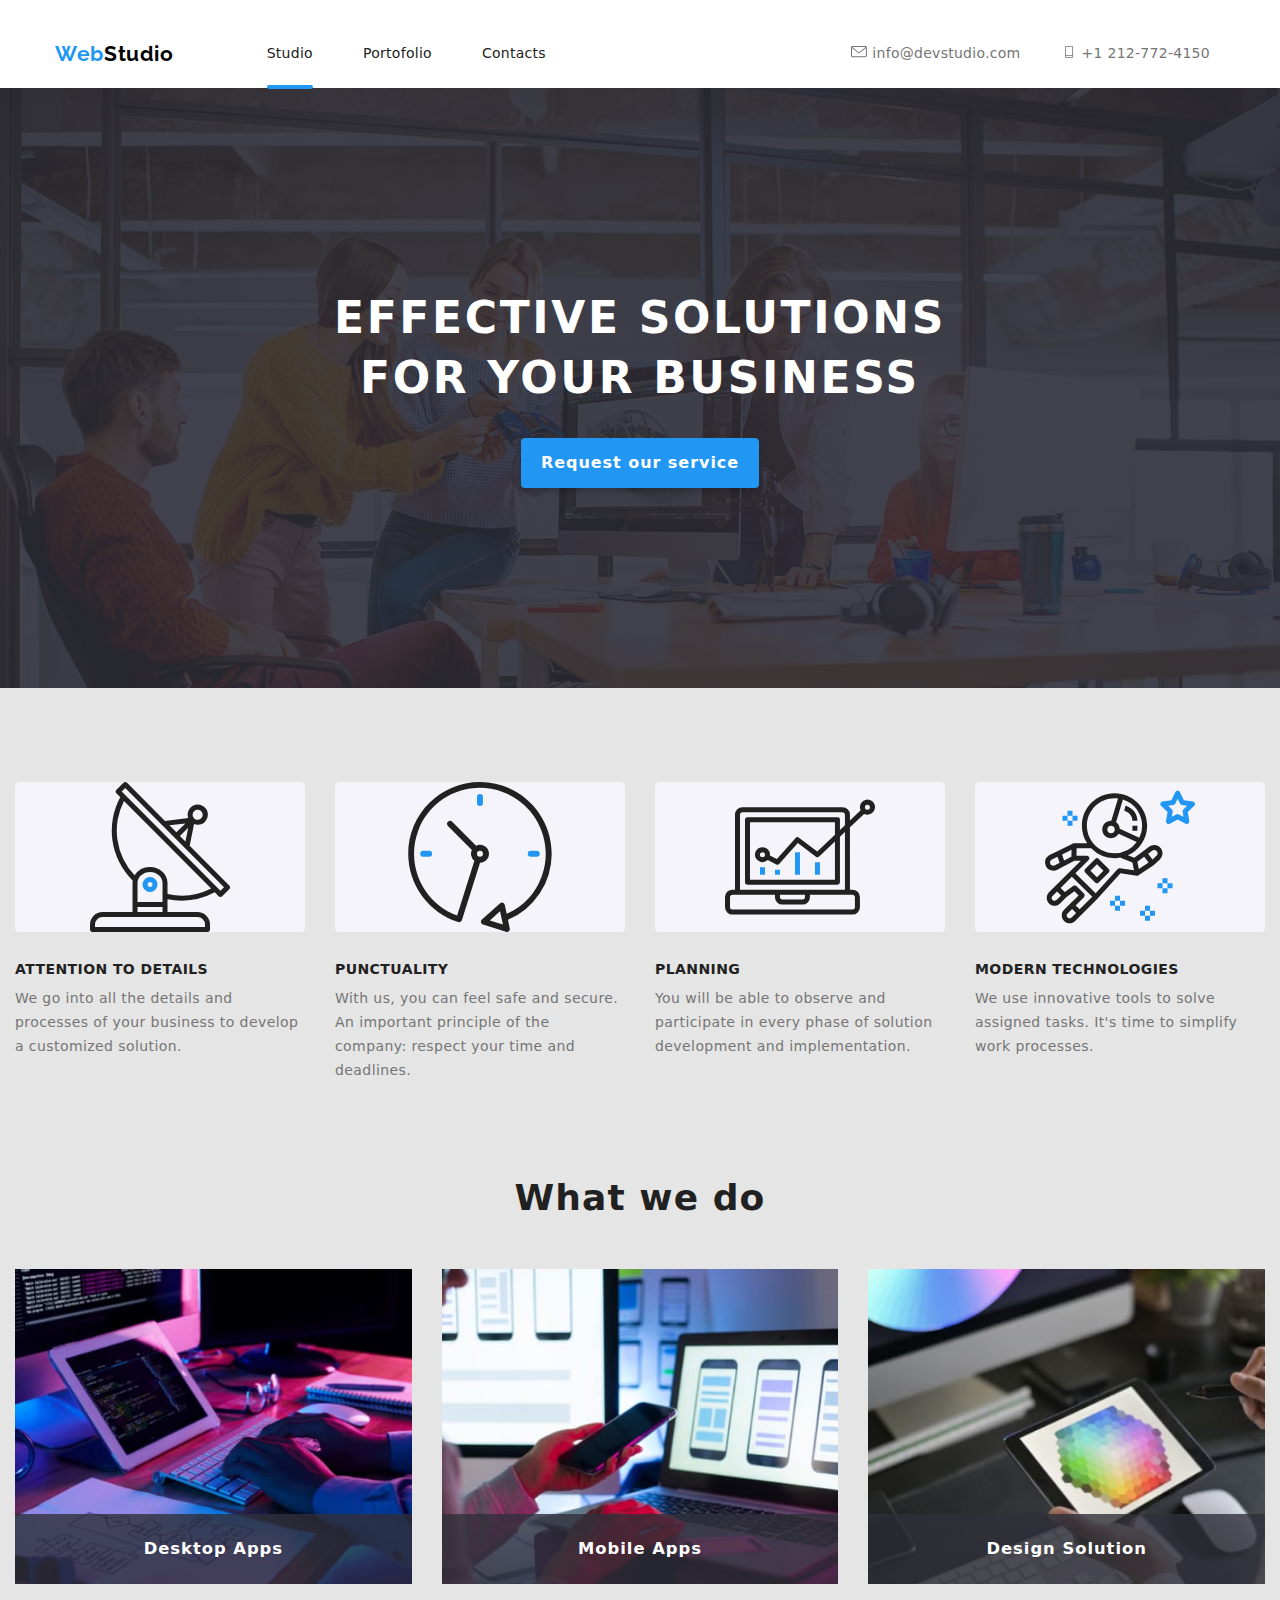
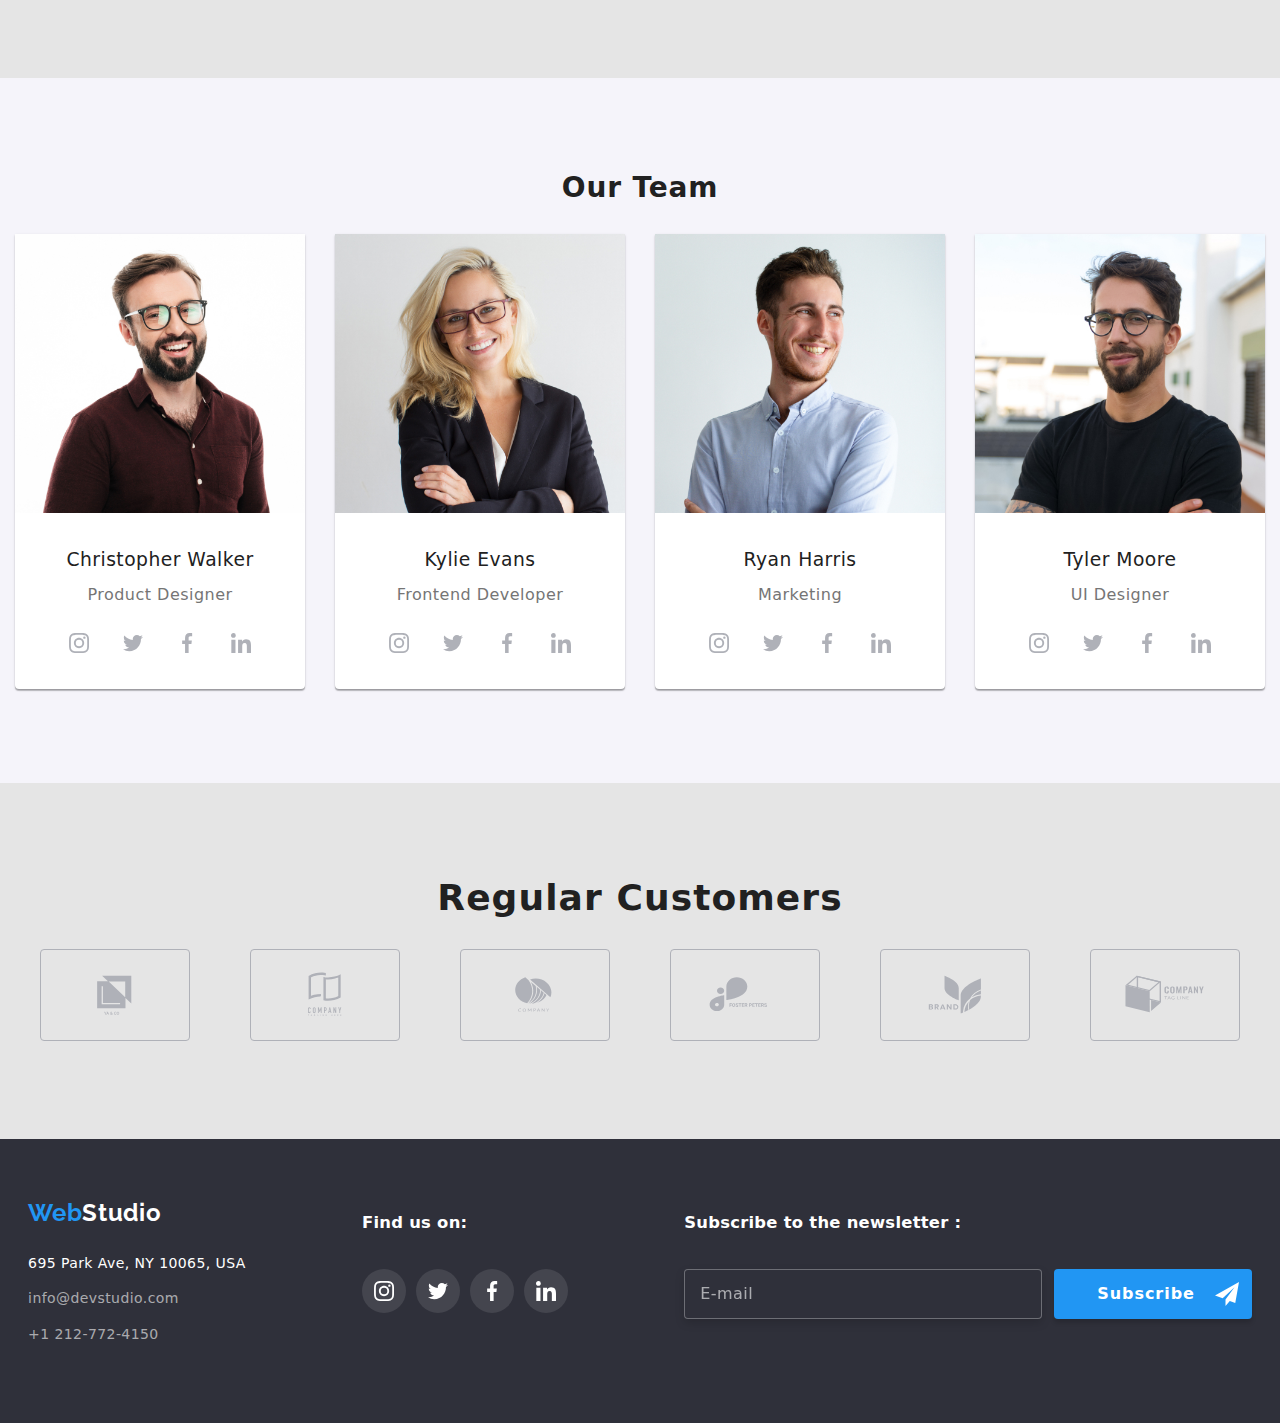
<file: index.html>
<!DOCTYPE html>
<html lang="en">
  <head>
    <meta charset="UTF-8" />
    <meta http-equiv="X-UA-Compatible" content="IE=edge" />
    <meta name="viewport" content="width=device-width, initial-scale=1.0" />
    <title>WebStudio</title>
    <link rel="stylesheet" href="css/main.min.css" />
    <link
      rel="stylesheet"
      href="https://cdnjs.cloudflare.com/ajax/libs/modern-normalize/1.1.0/modern-normalize.min.css"
    />
    <link rel="preconnect" href="https://fonts.googleapis.com" />
    <link rel="preconnect" href="https://fonts.gstatic.com" crossorigin />
    <link
      href="https://fonts.googleapis.com/css2?family=Raleway:wght@700&family=Roboto:wght@400;500;700;900&display=swap"
      rel="stylesheet"
    />
  </head>

  <body>
    <!--HEADER Section-->
    <header class="header">
      <div class="header_container">
        <a class="header__logo container--link" href="index.html">
          <h2>Web<span>Studio</span></h2>
        </a>
        <button
          class="menu-toggle js-open-menu"
          aria-expanded="false"
          aria-controls="mobile-menu"
        >
          <svg
            width="24"
            height="24"
            fill="currentColor"
            viewBox="0 0 20 20"
            xmlns="http://www.w3.org/2000/svg"
          >
            <path
              fill-rule="evenodd"
              d="M3 5a1 1 0 011-1h12a1 1 0 110 2H4a1 1 0 01-1-1zM3 10a1 1 0 011-1h12a1 1 0 110 2H4a1 1 0 01-1-1zM3 15a1 1 0 011-1h12a1 1 0 110 2H4a1 1 0 01-1-1z"
              clip-rule="evenodd"
            ></path>
          </svg>
        </button>
        <nav>
          <ul class="menu container--unstyled-list">
            <li class="menu__item">
              <a
                class="menu__item__link container--link menu__item__link--selected"
                href="index.html"
                >Studio</a
              >
            </li>
            <li class="menu__item">
              <a class="menu__item__link container--link" href="portofolio.html"
                >Portofolio</a
              >
            </li>
            <li class="menu__item">
              <a class="menu__item__link container--link" href="#footer"
                >Contacts</a
              >
            </li>
          </ul>
        </nav>
        <ul class="header__contact container--unstyled-list">
          <li class="header__contact__item">
            <a
              class="header__contact__item__link container--link"
              href="mailto:info@devstudio.com"
            >
              <svg class="icon-mail">
                <use href="./images/icons.svg#icon_envelope"></use>
              </svg>
              info@devstudio.com
            </a>
          </li>
          <li class="header__contact__item">
            <a
              class="header__contact__item__link container--link"
              href="tel:+12127724150"
            >
              <svg class="icon-phone">
                <use href="./images/icons.svg#icon_smartphone"></use>
              </svg>
              +1 212-772-4150
            </a>
          </li>
        </ul>
      </div>
    </header>
    <!--MAIN-section-->
    <main>
      <section class="main-section">
        <!--Modal section-->
        <div class="modal modal__is-hidden" data-modal>
          <div class="modal__inner">
            <button class="modal__close" data-modal-close>
              <svg class="modal__close__icon">
                <use href="./images/icons.svg#icon_close"></use>
              </svg>
            </button>
            <form class="modal__form-service" autocomplete="off">
              <p class="modal__form-service__title">
                Leave your information and we'll call your back
              </p>
              <label for="user_name"
                >Name
                <input
                  type="text"
                  id="user_name"
                  name="name"
                  class="modal__form-service__input"
                />
                <svg class="modal__form-service__form-icon">
                  <use href="./images/icons.svg#icon_person_form"></use>
                </svg>
              </label>
              <label for="user_phone"
                >Telephone
                <input
                  type="tel"
                  id="user_phone"
                  name="phone"
                  class="modal__form-service__input"
                />
                <svg class="modal__form-service__form-icon">
                  <use href="./images/icons.svg#icon_phone_form"></use>
                </svg>
              </label>
              <label for="user_email"
                >E-mail
                <input
                  type="email"
                  id="user_email"
                  name="email"
                  class="modal__form-service__input"
                />
                <svg class="modal__form-service__form-icon">
                  <use href="./images/icons.svg#icon_email_form"></use>
                </svg>
              </label>
              <label for="message"
                >Comments
                <textarea
                  name="message"
                  id="message"
                  class="modal__form-service__message"
                  rows="6"
                  placeholder="Enter the text"
                ></textarea>
              </label>
              <label class="modal__form-service__checkbox-terms">
                <input type="checkbox" name="terms" />
                <span class="modal__form-service__checkbox-replace">
                  <svg
                    id="check_square"
                    class="modal__form-service__checkbox-replace__svg"
                  >
                    <use href="./images/icons.svg#square"></use>
                  </svg>
                  <svg
                    id="check_img"
                    class="modal__form-service__checkbox-replace__svg"
                  >
                    <use href="./images/icons.svg#icon_checked"></use>
                  </svg>
                </span>
                I agree with the letter and accept the&nbsp;<a href="#"
                  >Terms and Conditions</a
                >
              </label>
              <button class="modal__form-service__btn" type="submit">
                Send
              </button>
            </form>
          </div>
        </div>
        <div class="hero-container">
          <h1 class="hero-container__title">
            EFFECTIVE SOLUTIONS FOR YOUR BUSINESS
          </h1>
          <button class="hero-container__button" type="button" data-modal-open>
            Request our service
          </button>
        </div>
      </section>
      <section class="description">
        <div class="container">
          <ul class="description__list container--unstyled-list">
            <li class="description__list__item">
              <svg class="description__list__item__img">
                <use href="./images/icons.svg#icon_antenna"></use>
              </svg>
              <h4 class="description__subtitle">ATTENTION TO DETAILS</h4>
              <p class="description__text">
                We go into all the details and processes of your business to
                develop a customized solution.
              </p>
            </li>
            <li class="description__list__item">
              <svg class="description__list__item__img">
                <use href="./images/icons.svg#icon_clock"></use>
              </svg>
              <h4 class="description__subtitle">PUNCTUALITY</h4>
              <p class="description__text">
                With us, you can feel safe and secure. An important principle of
                the company: respect your time and deadlines.
              </p>
            </li>
            <li class="description__list__item">
              <svg class="description__list__item__img">
                <use href="./images/icons.svg#icon_diagram"></use>
              </svg>
              <h4 class="description__subtitle">PLANNING</h4>
              <p class="description__text">
                You will be able to observe and participate in every phase of
                solution development and implementation.
              </p>
            </li>
            <li class="description__list__item">
              <svg class="description__list__item__img">
                <use href="./images/icons.svg#icon_astronaut"></use>
              </svg>
              <h4 class="description__subtitle">MODERN TECHNOLOGIES</h4>
              <p class="description__text">
                We use innovative tools to solve assigned tasks. It's time to
                simplify work processes.
              </p>
            </li>
          </ul>
          <h2 class="container__title">What we do</h2>
          <ul class="whatWeDo__list container--unstyled-list">
            <li class="whatWeDo__list__img">
              <img
                srcset="
                  images/whatwedo/image.jpg    480w,
                  images/whatwedo/image@2x.jpg 960w
                "
                src="images/whatwedo/image.jpg"
                sizes="480px"
                alt="Modern Technologies"
              />
              <h3 class="whatWeDo__list__title">Desktop Apps</h3>
            </li>
            <li class="whatWeDo__list__img">
              <img
                srcset="
                  images/whatwedo/image2.jpg    480w,
                  images/whatwedo/image2@2x.jpg 960w
                "
                src="images/whatwedo/image2.jpg"
                sizes="480px"
                alt="Smartphone design"
              />
              <h3 class="whatWeDo__list__title">Mobile Apps</h3>
            </li>
            <li class="whatWeDo__list__img">
              <img
                srcset="
                  images/whatwedo/image3.jpg    480w,
                  images/whatwedo/image3@2x.jpg 960w
                "
                src="images/whatwedo/image3.jpg"
                sizes="480px"
                alt="Color Picker"
              />
              <h3 class="whatWeDo__list__title">Design Solution</h3>
            </li>
          </ul>
        </div>
      </section>
      <!--TEAM Section-->
      <section class="team">
        <div class="container">
          <h2 class="container__title team__title">Our Team</h2>
          <ul class="team__list container--unstyled-list">
            <li class="team__list__item">
              <img
                class="team__list__item__img"
                srcset="
                  images/team/member1.jpg    480w,
                  images/team/member1@2x.jpg 960w
                "
                src="images/team/member1.jpg"
                sizes="480px"
                alt="id photo Christopher Walker"
              />
              <div class="team__list__item__description">
                <h3 class="team__list__item__description__name">
                  Christopher Walker
                </h3>
                <p class="team__list__item__description__job">
                  Product Designer
                </p>
                <ul
                  class="team__social-list social-list container--unstyled-list"
                >
                  <li>
                    <a href="#" target="_blank" class="team__social-list__link">
                      <svg class="team__social-list__link__icon">
                        <use href="./images/icons.svg#icon_instagram"></use>
                      </svg>
                    </a>
                  </li>
                  <li>
                    <a href="#" target="_blank" class="team__social-list__link">
                      <svg class="team__social-list__link__icon">
                        <use href="./images/icons.svg#icon_twitter"></use>
                      </svg>
                    </a>
                  </li>
                  <li>
                    <a href="#" target="_blank" class="team__social-list__link">
                      <svg class="team__social-list__link__icon">
                        <use href="./images/icons.svg#icon_facebook"></use>
                      </svg>
                    </a>
                  </li>
                  <li>
                    <a href="#" target="_blank" class="team__social-list__link">
                      <svg class="team__social-list__link__icon">
                        <use href="./images/icons.svg#icon_linkedin"></use>
                      </svg>
                    </a>
                  </li>
                </ul>
              </div>
            </li>
            <li class="team__list__item">
              <img
                class="team__list__item__img"
                srcset="
                  images/team/member2.jpg    480w,
                  images/team/member2@2x.jpg 960w
                "
                src="images/team/member2.jpg"
                sizes="480px"
                alt="id photo Kylie Evans"
              />
              <div class="team__list__item__description">
                <h3 class="team__list__item__description__name">Kylie Evans</h3>
                <p class="team__list__item__description__job">
                  Frontend Developer
                </p>
                <ul
                  class="social-list team__social-list container--unstyled-list"
                >
                  <li>
                    <a href="#" target="_blank" class="team__social-list__link">
                      <svg class="team__social-list__link__icon">
                        <use href="./images/icons.svg#icon_instagram"></use>
                      </svg>
                    </a>
                  </li>
                  <li>
                    <a href="#" target="_blank" class="team__social-list__link">
                      <svg class="team__social-list__link__icon">
                        <use href="./images/icons.svg#icon_twitter"></use>
                      </svg>
                    </a>
                  </li>
                  <li>
                    <a href="#" target="_blank" class="team__social-list__link">
                      <svg class="team__social-list__link__icon">
                        <use href="./images/icons.svg#icon_facebook"></use>
                      </svg>
                    </a>
                  </li>
                  <li>
                    <a href="#" target="_blank" class="team__social-list__link">
                      <svg class="team__social-list__link__icon">
                        <use href="./images/icons.svg#icon_linkedin"></use>
                      </svg>
                    </a>
                  </li>
                </ul>
              </div>
            </li>
            <li class="team__list__item">
              <img
                class="team__list__item__img"
                srcset="
                  images/team/member3.jpg    480w,
                  images/team/member3@2x.jpg 960w
                "
                src="images/team/member3.jpg"
                sizes="480px"
                alt="id photo Ryan Harris"
              />
              <div class="team__list__item__description">
                <h3 class="team__list__item__description__name">Ryan Harris</h3>
                <p class="team__list__item__description__job">Marketing</p>
                <ul
                  class="social-list team__social-list container--unstyled-list"
                >
                  <li class="social-list__item">
                    <a href="#" target="_blank" class="team__social-list__link">
                      <svg class="team__social-list__link__icon">
                        <use href="./images/icons.svg#icon_instagram"></use>
                      </svg>
                    </a>
                  </li>
                  <li>
                    <a href="#" target="_blank" class="team__social-list__link">
                      <svg class="team__social-list__link__icon">
                        <use href="./images/icons.svg#icon_twitter"></use>
                      </svg>
                    </a>
                  </li>
                  <li>
                    <a href="#" target="_blank" class="team__social-list__link">
                      <svg class="team__social-list__link__icon">
                        <use href="./images/icons.svg#icon_facebook"></use>
                      </svg>
                    </a>
                  </li>
                  <li>
                    <a href="#" target="_blank" class="team__social-list__link">
                      <svg class="team__social-list__link__icon">
                        <use href="./images/icons.svg#icon_linkedin"></use>
                      </svg>
                    </a>
                  </li>
                </ul>
              </div>
            </li>
            <li class="team__list__item">
              <img
                class="team__list__item__img"
                srcset="
                  images/team/member4.jpg    480w,
                  images/team/member4@2x.jpg 960w
                "
                src="images/team/member4.jpg"
                sizes="480px"
                alt="id photo Tyler Moore"
              />
              <div class="team__list__item__description">
                <h3 class="team__list__item__description__name">Tyler Moore</h3>
                <p class="team__list__item__description__job">UI Designer</p>
                <ul
                  class="social-list team__social-list container--unstyled-list"
                >
                  <li>
                    <a href="#" target="_blank" class="team__social-list__link">
                      <svg class="team__social-list__link__icon">
                        <use href="./images/icons.svg#icon_instagram"></use>
                      </svg>
                    </a>
                  </li>
                  <li>
                    <a href="#" target="_blank" class="team__social-list__link">
                      <svg class="team__social-list__link__icon">
                        <use href="./images/icons.svg#icon_twitter"></use>
                      </svg>
                    </a>
                  </li>
                  <li>
                    <a href="#" target="_blank" class="team__social-list__link">
                      <svg class="team__social-list__link__icon">
                        <use href="./images/icons.svg#icon_facebook"></use>
                      </svg>
                    </a>
                  </li>
                  <li>
                    <a href="#" target="_blank" class="team__social-list__link">
                      <svg class="team__social-list__link__icon">
                        <use href="./images/icons.svg#icon_linkedin"></use>
                      </svg>
                    </a>
                  </li>
                </ul>
              </div>
            </li>
          </ul>
        </div>
      </section>
      <!--CUSTOMERS section-->
      <section class="customer">
        <h2 class="container__title customer__title">Regular Customers</h2>
        <ul class="customer__list container--unstyled-list">
          <li class="customer__list__item">
            <svg class="customer__list__item__img">
              <use href="./images/icons.svg#icon_company1"></use>
            </svg>
          </li>
          <li class="customer__list__item">
            <svg class="customer__list__item__img">
              <use href="./images/icons.svg#icon_company2"></use>
            </svg>
          </li>
          <li class="customer__list__item">
            <svg class="customer__list__item__img">
              <use href="./images/icons.svg#icon_company3"></use>
            </svg>
          </li>
          <li class="customer__list__item">
            <svg class="customer__list__item__img">
              <use href="./images/icons.svg#icon_company4"></use>
            </svg>
          </li>
          <li class="customer__list__item">
            <svg class="customer__list__item__img">
              <use href="./images/icons.svg#icon_company5"></use>
            </svg>
          </li>
          <li class="customer__list__item">
            <svg class="customer__list__item__img">
              <use href="./images/icons.svg#icon_company6"></use>
            </svg>
          </li>
        </ul>
      </section>
    </main>
    <!--FOOTER Section-->
    <footer class="footer-section--dark" id="footer">
      <div class="container">
        <ul class="footer-section__description container--unstyled-list">
          <li class="footer-section__description__item">
            <a
              class="footer-section__description__logo container--link"
              href="index.html"
            >
              <h2>Web<span>Studio</span></h2>
            </a>
            <address>
              <ul
                class="footer-section__description__address container--unstyled-list"
              >
                <li class="footer-section__description__address__item">
                  <a
                    class="footer-section__description__address__item__link container--link"
                    href="https://goo.gl/maps/LJvVeoaxAgHyDT5w8"
                    target="_blank"
                    >695 Park Ave, NY 10065, USA</a
                  >
                </li>
                <li class="footer-section__description__address__item">
                  <a
                    class="footer-section__description__address__item__link container--link"
                    href="mailto:info@devstudio.com"
                    >info@devstudio.com</a
                  >
                </li>
                <li class="footer-section__description__address__item">
                  <a
                    class="footer-section__description__address__item__link container--link"
                    href="tel:+12127724150"
                    >+1 212-772-4150</a
                  >
                </li>
              </ul>
            </address>
          </li>
          <li class="footer-section__description__item">
            <h3 class="footer-section__title">Find us on:</h3>
            <br />
            <ul
              class="social-list social-list--footer container--unstyled-list"
            >
              <li>
                <a
                  href="#"
                  target="_blank"
                  class="team__social-list__link team__social-list__link--footer"
                >
                  <svg
                    class="team__social-list__link__icon team__social-list__link__icon--footer"
                  >
                    <use href="./images/icons.svg#icon_instagram"></use>
                  </svg>
                </a>
              </li>
              <li>
                <a
                  href="#"
                  target="_blank"
                  class="team__social-list__link team__social-list__link--footer"
                >
                  <svg
                    class="team__social-list__link__icon team__social-list__link__icon--footer"
                  >
                    <use href="./images/icons.svg#icon_twitter"></use>
                  </svg>
                </a>
              </li>
              <li>
                <a
                  href="#"
                  target="_blank"
                  class="team__social-list__link team__social-list__link--footer"
                >
                  <svg
                    class="team__social-list__link__icon team__social-list__link__icon--footer"
                  >
                    <use href="./images/icons.svg#icon_facebook"></use>
                  </svg>
                </a>
              </li>
              <li>
                <a
                  href="#"
                  target="_blank"
                  class="team__social-list__link team__social-list__link--footer"
                >
                  <svg
                    class="team__social-list__link__icon team__social-list__link__icon--footer"
                  >
                    <use href="./images/icons.svg#icon_linkedin"></use>
                  </svg>
                </a>
              </li>
            </ul>
          </li>
          <li class="footer-section__description__item">
            <h3 class="footer-section__title">Subscribe to the newsletter :</h3>
            <br />
            <form class="footer-section__newsletter__form" autocomplete="off">
              <input type="email" name="email" placeholder="E-mail" />
              <button type="submit">
                Subscribe
                <svg class="footer-section__newsletter__icon">
                  <use href="./images/icons.svg#icon_send"></use>
                </svg>
              </button>
            </form>
          </li>
        </ul>
      </div>
    </footer>

    <div class="menu-container js-menu-container" id="mobile-menu">
      <button class="menu-toggle js-close-menu">
        <svg
          fill="black"
          viewBox="0 0 20 20"
          xmlns="http://www.w3.org/2000/svg"
          width="24"
          height="24"
        >
          <path
            fill-rule="evenodd"
            d="M4.293 4.293a1 1 0 011.414 0L10 8.586l4.293-4.293a1 1 0 111.414 1.414L11.414 10l4.293 4.293a1 1 0 01-1.414 1.414L10 11.414l-4.293 4.293a1 1 0 01-1.414-1.414L8.586 10 4.293 5.707a1 1 0 010-1.414z"
            clip-rule="evenodd"
          ></path>
        </svg>
      </button>
      <div class="mobile-menu">
        <ul class="menu__list container--unstyled-list">
          <li class="menu__item">
            <a
              class="menu__item__link container--link menu__item__link"
              href="index.html"
              >Studio</a
            >
          </li>
          <li class="menu__item">
            <a class="menu__item__link container--link" href="portofolio.html"
              >Portofolio</a
            >
          </li>
          <li class="menu__item">
            <a class="menu__item__link container--link" href="contacts.html"
              >Contacts</a
            >
          </li>
        </ul>
        <ul class="contact_margin container--unstyled-list">
          <li class="header__contact__item">
            <a
              class="header__contact__item__link container--link"
              href="mailto:info@devstudio.com"
            >
              info@devstudio.com
            </a>
          </li>
          <li class="header__contact__item">
            <a
              class="header__contact__item__link container--link"
              href="tel:+12127724150"
            >
              +1 212-772-4150
            </a>
          </li>
          <li>
            <ul class="horizontal_list container--unstyled-list">
              <li class="menu__item__social">
                <a class="menu__item__social__link container--link" href="#"
                  >Instagram</a
                >
              </li>
              <li class="menu__item__social">
                <a class="menu__item__social__link container--link" href="#"
                  >Twitter</a
                >
              </li>
              <li class="menu__item__social">
                <a class="menu__item__social__link container--link" href="#"
                  >Facebook</a
                >
              </li>
              <li class="menu__item__social">
                <a class="menu__item__social__link container--link" href="#"
                  >LinkedIn</a
                >
              </li>
            </ul>
          </li>
        </ul>
      </div>
    </div>
    <script src="./js/mobile-menu.js"></script>
    <script src="./js/modal.js"></script>
  </body>
</html>
</file>
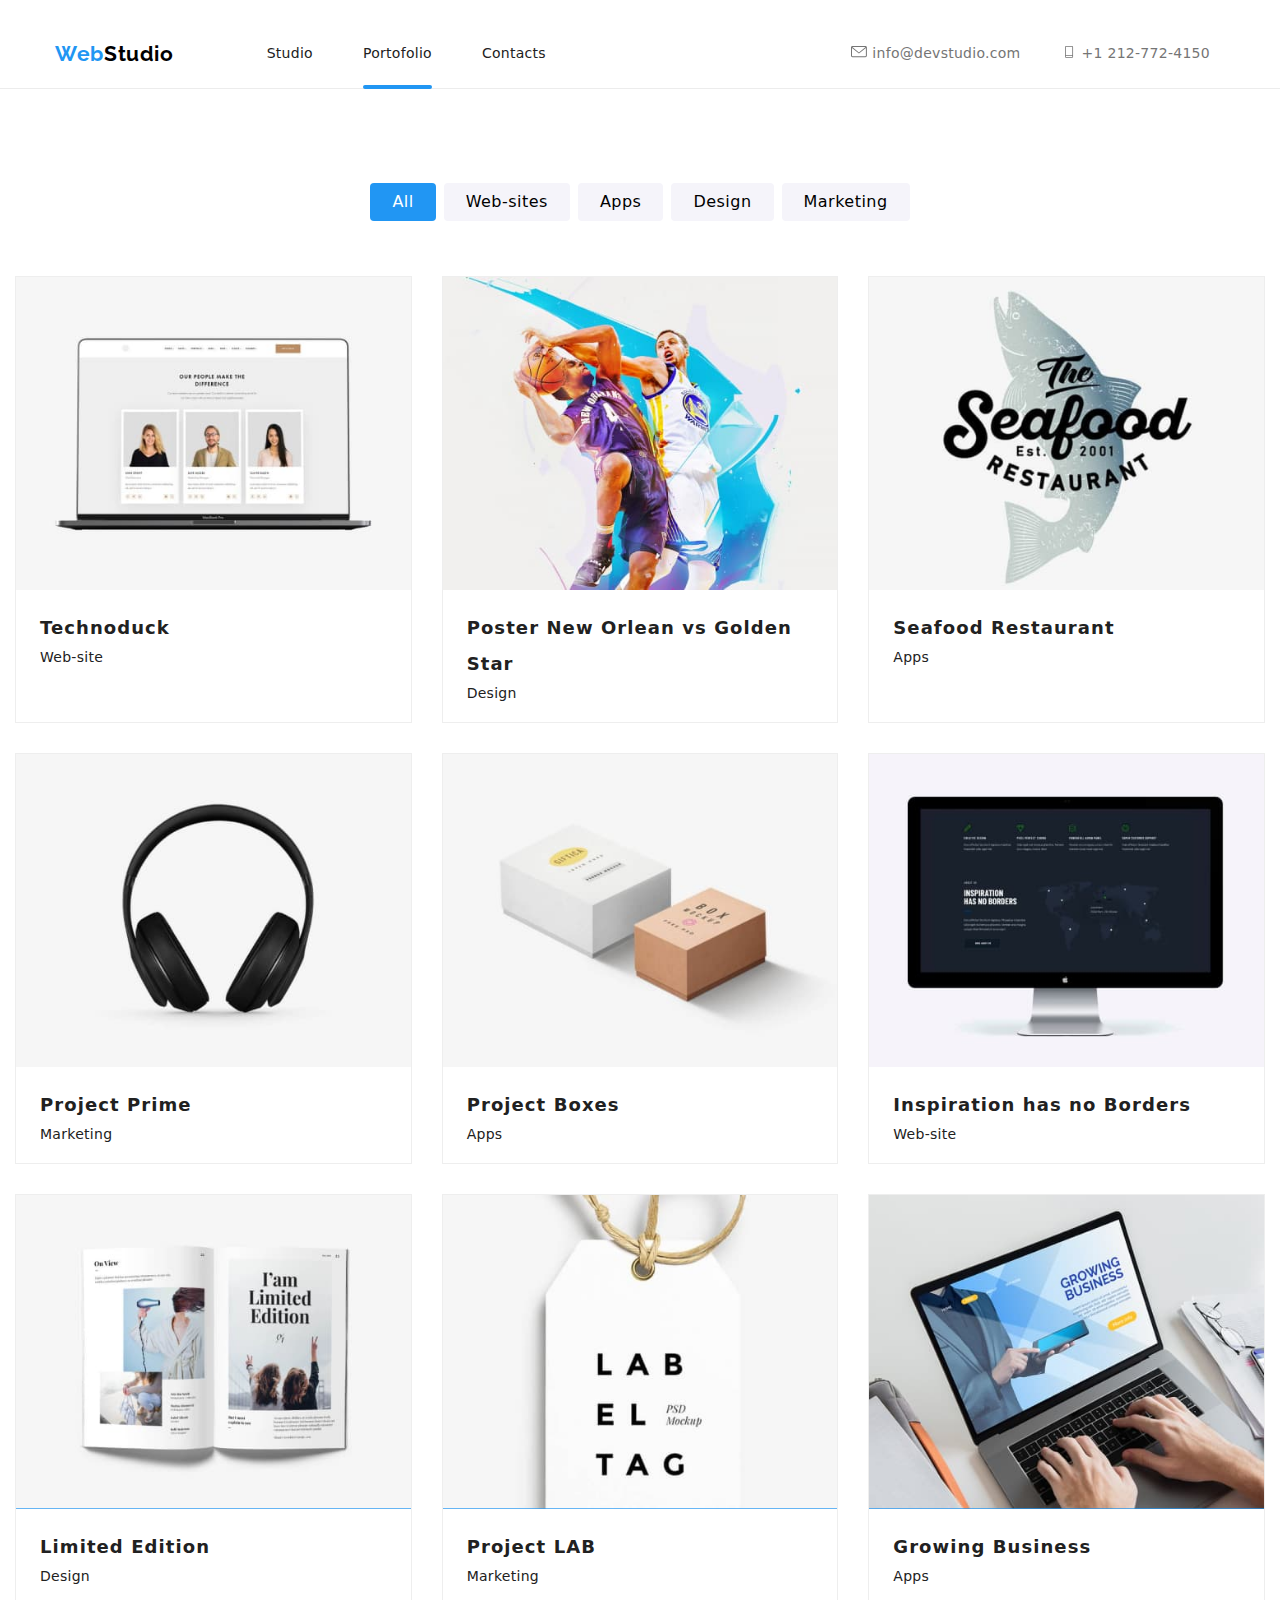
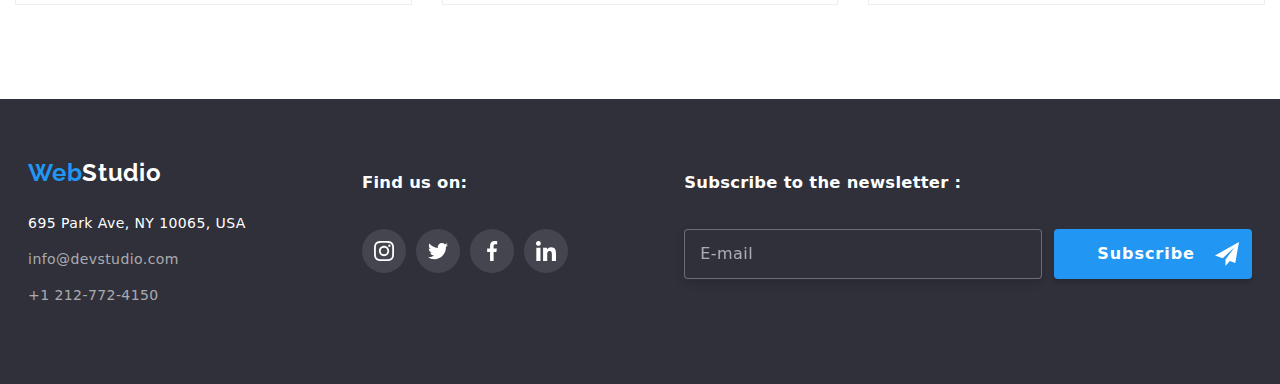
<file: portofolio.html>
<!DOCTYPE html>
<html lang="en">
  <head>
    <meta charset="UTF-8" />
    <meta http-equiv="X-UA-Compatible" content="IE=edge" />
    <meta name="viewport" content="width=device-width, initial-scale=1.0" />
    <title>WebStudio</title>
    <link rel="stylesheet" href="css/main.min.css" />
    <link rel="stylesheet" href="https://cdnjs.cloudflare.com/ajax/libs/modern-normalize/1.0.0/modern-normalize.min.css"/>
    <link rel="preconnect" href="https://fonts.googleapis.com" />
    <link rel="preconnect" href="https://fonts.gstatic.com" crossorigin />
    <link href="https://fonts.googleapis.com/css2?family=Raleway:wght@700&family=Roboto:wght@400;500;700;900&display=swap" rel="stylesheet"/>
  </head>
  <body>
    <!--HEADER Section-->
    <header class="header">
      <div class="header_container">
        <a class="header__logo container--link" href="index.html">
          <h2>Web<span>Studio</span></h2>
        </a>
        <button class="menu-toggle js-open-menu" aria-expanded="false" aria-controls="mobile-menu">
          <svg width="24" height="24" fill="currentColor" viewBox="0 0 20 20" xmlns="http://www.w3.org/2000/svg">
            <path fill-rule="evenodd" d="M3 5a1 1 0 011-1h12a1 1 0 110 2H4a1 1 0 01-1-1zM3 10a1 1 0 011-1h12a1 1 0 110 2H4a1 1 0 01-1-1zM3 15a1 1 0 011-1h12a1 1 0 110 2H4a1 1 0 01-1-1z" clip-rule="evenodd">
            </path>
          </svg>
        </button>
        <nav>
          <ul class="menu container--unstyled-list">
            <li class="menu__item">
              <a class="menu__item__link container--link" href="index.html">Studio</a>
            </li>
            <li class="menu__item">
              <a class="menu__item__link container--link menu__item__link--selected" href="portofolio.html">Portofolio</a>
            </li>
            <li class="menu__item">
              <a class="menu__item__link container--link" href="#footer">Contacts</a>
            </li>
          </ul>
        </nav>
        <ul class="header__contact container--unstyled-list">
          <li class="header__contact__item">
            <a class="header__contact__item__link container--link" href="mailto:info@devstudio.com">
              <svg class="icon-mail">
                <use href="./images/icons.svg#icon_envelope"></use>
              </svg>
              info@devstudio.com
            </a>
          </li>
          <li class="header__contact__item">
            <a class="header__contact__item__link container--link" href="tel:+12127724150">
              <svg class="icon-phone">
                <use href="./images/icons.svg#icon_smartphone"></use>
              </svg>
              +1 212-772-4150
            </a>
          </li>
        </ul>
      </div>
    </header>
    <!--portofolio menu-->
    <main>
      <section class="portofolio portofolio--line">
        <div class="container">
          <h1 class="portofolio--is_hidden">Portofolio Section</h1>
          <ul class="portofolio__menu container--unstyled-list">
            <li class="portofolio__menu__item">
              <button class="portofolio__menu__item__btn portofolio__menu__item__btn--selected" type="button">All</button>
            </li>
            <li class="portofolio__menu__item">
              <button class="portofolio__menu__item__btn" type="button">Web-sites</button>
            </li>
            <li class="portofolio__menu__item">
              <button class="portofolio__menu__item__btn" type="button">Apps</button>
            </li>
            <li class="portofolio__menu__item">
              <button class="portofolio__menu__item__btn" type="button">Design</button>
            </li>
            <li class="portofolio__menu__item">
              <button class="portofolio__menu__item__btn" type="button">Marketing</button>
            </li>
          </ul>
          <!--portofolio list-->
          <ul class="portofolio__list container--unstyled-list">
            <li class="portofolio__list__item">
              <div class="portofolio__list__item__img">
                <img srcset="images/portofolio/image1.jpg 480w, images/portofolio/image1@2x.jpg 960w" src="images/portofolio/image1.jpg" alt="websites-technoduck" sizes="480px">
                <div class="portofolio__list__item__overlay">
                  <p class="portofolio__list__item__text">
                    Technoduck is a state-of-the-art coronavirus distribution
                    platform. Companies use this platform for digital espionage
                    and attacks on competitors' secure servers.
                  </p>
                </div>
              </div>
              <div class="portofolio__list__item__description">
                <h3 class="portofolio__list__item__description_name">Technoduck</h3>
                <p class="portofolio__list__item__description_text">Web-site</p>
              </div>
            </li>
            <li class="portofolio__list__item">
              <div class="portofolio__list__item__img">
                <img srcset="images/portofolio/image2.jpg 480w, images/portofolio/image2@2x.jpg 960w" src="images/portofolio/image2.jpg" alt="Poster New Orlean vs Golden Star" sizes="480px">
                <div class="portofolio__list__item__overlay">
                  <p class="portofolio__list__item__text">
                    Technoduck is a state-of-the-art coronavirus distribution
                    platform. Companies use this platform for digital espionage
                    and attacks on competitors' secure servers.
                  </p>
                </div>
              </div>
              <div class="portofolio__list__item__description">
                <h3 class="portofolio__list__item__description_name">Poster New Orlean vs Golden Star</h3>
                <p class="portofolio__list__item__description_text">Design</p>
              </div>
            </li>
            <li class="portofolio__list__item">
              <div class="portofolio__list__item__img">
                <img srcset="images/portofolio/image3.jpg 480w, images/portofolio/image3@2x.jpg 960w" src="images/portofolio/image3.jpg" alt="Seafood Restaurant" sizes="480px">
                <div class="portofolio__list__item__overlay">
                  <p class="portofolio__list__item__text">
                    Technoduck is a state-of-the-art coronavirus distribution
                    platform. Companies use this platform for digital espionage
                    and attacks on competitors' secure servers.
                  </p>
                </div>
              </div>
              <div class="portofolio__list__item__description">
                <h3 class="portofolio__list__item__description_name">Seafood Restaurant</h3>
                <p class="portofolio__list__item__description_text">Apps</p>
              </div>
            </li>
            <li class="portofolio__list__item">
              <div class="portofolio__list__item__img">
                <img srcset="images/portofolio/image4.jpg 480w, images/portofolio/image4@2x.jpg 960w" src="images/portofolio/image4.jpg" alt="Project Prime" sizes="480px">
                <div class="portofolio__list__item__overlay">
                  <p class="portofolio__list__item__text">
                    Technoduck is a state-of-the-art coronavirus distribution
                    platform. Companies use this platform for digital espionage
                    and attacks on competitors' secure servers.
                  </p>
                </div>
              </div>
              <div class="portofolio__list__item__description">
                <h3 class="portofolio__list__item__description_name">Project Prime</h3>
                <p class="portofolio__list__item__description_text">Marketing</p>
              </div>
            </li>
            <li class="portofolio__list__item">
              <div class="portofolio__list__item__img">
                <img srcset="images/portofolio/image5.jpg 480w, images/portofolio/image5@2x.jpg 960w" alt="Boxes" src="images/portofolio/image5.jpg" sizes="480px">
                <div class="portofolio__list__item__overlay">
                  <p class="portofolio__list__item__text">
                    Technoduck is a state-of-the-art coronavirus distribution
                    platform. Companies use this platform for digital espionage
                    and attacks on competitors' secure servers.
                  </p>
                </div>
              </div>
              <div class="portofolio__list__item__description">
                <h3 class="portofolio__list__item__description_name">Project Boxes</h3>
                <p class="portofolio__list__item__description_text">Apps</p>
              </div>
            </li>
            <li class="portofolio__list__item">
              <div class="portofolio__list__item__img">
                <img srcset="images/portofolio/image6.jpg 480w, images/portofolio/image6@2x.jpg 960w" src="images/portofolio/image6.jpg" alt="Inspiration has no Borders" sizes="480px">
                <div class="portofolio__list__item__overlay">
                  <p class="portofolio__list__item__text">
                    Technoduck is a state-of-the-art coronavirus distribution
                    platform. Companies use this platform for digital espionage
                    and attacks on competitors' secure servers.
                  </p>
                </div>
              </div>
              <div class="portofolio__list__item__description">
                <h3 class="portofolio__list__item__description_name">Inspiration has no Borders</h3>
                <p class="portofolio__list__item__description_text">Web-site</p>
              </div>
            </li>
            <li class="portofolio__list__item">
              <div class="portofolio__list__item__img">
                <img srcset="images/portofolio/image7.jpg 480w, images/portofolio/image7@2x.jpg 960w" src="images/portofolio/image7.jpg" alt="Limited Edition" sizes="480px">
                <div class="portofolio__list__item__overlay">
                  <p class="portofolio__list__item__text">
                    Technoduck is a state-of-the-art coronavirus distribution
                    platform. Companies use this platform for digital espionage
                    and attacks on competitors' secure servers.
                  </p>
                </div>
              </div>
              <div class="portofolio__list__item__description">
                <h3 class="portofolio__list__item__description_name">Limited Edition</h3>
                <p class="portofolio__list__item__description_text">Design</p>
              </div>
            </li>
            <li class="portofolio__list__item">
              <div class="portofolio__list__item__img">
                <img srcset="images/portofolio/image8.jpg 480w, images/portofolio/image8@2x.jpg 960w" src="images/portofolio/image8.jpg" alt="Project LAB" sizes="480px">
                <div class="portofolio__list__item__overlay">
                  <p class="portofolio__list__item__text">
                    Technoduck is a state-of-the-art coronavirus distribution
                    platform. Companies use this platform for digital espionage
                    and attacks on competitors' secure servers.
                  </p>
                </div>
              </div>
              <div class="portofolio__list__item__description">
                <h3 class="portofolio__list__item__description_name">Project LAB</h3>
                <p class="portofolio__list__item__description_text">Marketing</p>
              </div>
            </li>
            <li class="portofolio__list__item">
              <div class="portofolio__list__item__img">
                <img srcset="images/portofolio/image9.jpg 480w, images/portofolio/image9@2x.jpg 960w" src="images/portofolio/image9.jpg" alt="Growing Business" sizes="480px">
                <div class="portofolio__list__item__overlay">
                  <p class="portofolio__list__item__text">
                    Technoduck is a state-of-the-art coronavirus distribution
                    platform. Companies use this platform for digital espionage
                    and attacks on competitors' secure servers.
                  </p>
                </div>
              </div>
              <div class="portofolio__list__item__description">
                <h3 class="portofolio__list__item__description_name">Growing Business</h3>
                <p class="portofolio__list__item__description_text">Apps</p>
              </div>
            </li>
          </ul>
        </div>
      </section>
    </main>
    <!--FOOTER Section-->
    <footer class="footer-section--dark" id="footer">
      <div class="container">
        <ul class="footer-section__description container--unstyled-list">
          <li class="footer-section__description__item">
            <a class="footer-section__description__logo container--link" href="index.html">
              <h2>Web<span>Studio</span></h2>
            </a>
            <address>
              <ul class="footer-section__description__address container--unstyled-list">
                <li class="footer-section__description__address__item">
                  <a class="footer-section__description__address__item__link container--link" href="https://goo.gl/maps/LJvVeoaxAgHyDT5w8" target="_blank">695 Park Ave, NY 10065, USA</a>
                </li>
                <li class="footer-section__description__address__item">
                  <a class="footer-section__description__address__item__link container--link" href="mailto:info@devstudio.com" >info@devstudio.com</a>
                </li>
                <li class="footer-section__description__address__item">
                  <a class="footer-section__description__address__item__link container--link" href="tel:+12127724150">+1 212-772-4150</a>
                </li>
              </ul>
            </address>
          </li>
          <li class="footer-section__description__item">
            <h3 class="footer-section__title">Find us on:</h3>
            <br>
            <ul class="social-list social-list--footer container--unstyled-list">
              <li>
                <a href="#" target="_blank" class="team__social-list__link team__social-list__link--footer">
                  <svg class="team__social-list__link__icon team__social-list__link__icon--footer">
                    <use href="./images/icons.svg#icon_instagram"></use>
                  </svg>
                </a>
              </li>
              <li>
                <a href="#" target="_blank" class="team__social-list__link team__social-list__link--footer">
                  <svg class="team__social-list__link__icon team__social-list__link__icon--footer">
                    <use href="./images/icons.svg#icon_twitter"></use>
                  </svg>
                </a>
              </li>
              <li>
                <a href="#" target="_blank" class="team__social-list__link team__social-list__link--footer">
                  <svg class="team__social-list__link__icon team__social-list__link__icon--footer">
                    <use href="./images/icons.svg#icon_facebook"></use>
                  </svg>
                </a>
              </li>
              <li>
                <a href="#" target="_blank" class="team__social-list__link team__social-list__link--footer">
                  <svg class="team__social-list__link__icon team__social-list__link__icon--footer">
                    <use href="./images/icons.svg#icon_linkedin"></use>
                  </svg>
                </a>
              </li>
            </ul>
          </li>
          <li class="footer-section__description__item">
            <h3 class="footer-section__title">Subscribe to the newsletter :</h3>
            <br>
            <form class="footer-section__newsletter__form" autocomplete="off">
              <input type="email" name="email" placeholder="E-mail">
              <button type="submit">Subscribe
                <svg class="footer-section__newsletter__icon">
                  <use href="./images/icons.svg#icon_send"></use>
                </svg>
              </button>
            </form>
          </li>
        </ul>
      </div>
    </footer>
    <div class="menu-container js-menu-container" id="mobile-menu">
      <button class="menu-toggle js-close-menu">
        <svg fill="black" viewBox="0 0 20 20" xmlns="http://www.w3.org/2000/svg" width="24" height="24">
          <path fill-rule="evenodd" d="M4.293 4.293a1 1 0 011.414 0L10 8.586l4.293-4.293a1 1 0 111.414 1.414L11.414 10l4.293 4.293a1 1 0 01-1.414 1.414L10 11.414l-4.293 4.293a1 1 0 01-1.414-1.414L8.586 10 4.293 5.707a1 1 0 010-1.414z" clip-rule="evenodd">
          </path>
        </svg>
      </button>
      <div class="mobile-menu">
        <ul class="menu__list container--unstyled-list">
          <li class="menu__item">
            <a class="menu__item__link container--link menu__item__link" href="index.html">Studio</a>
          </li>
          <li class="menu__item">
            <a class="menu__item__link container--link" href="portofolio.html">Portofolio</a>
          </li>
          <li class="menu__item">
            <a class="menu__item__link container--link" href="contacts.html">Contacts</a>
          </li> 
        </ul>
        <ul class="contact_margin container--unstyled-list">
          <li class="header__contact__item">
            <a class="header__contact__item__link container--link" href="mailto:info@devstudio.com">
              info@devstudio.com
            </a>
          </li>
          <li class="header__contact__item">
            <a class="header__contact__item__link container--link" href="tel:+12127724150">
              +1 212-772-4150
            </a>
          </li>
          <li>
            <ul class="horizontal_list container--unstyled-list">
              <li class="menu__item__social">
                <a class="menu__item__social__link container--link" href="#">Instagram</a>
              </li>
              <li class="menu__item__social">
                <a class="menu__item__social__link container--link" href="#">Twitter</a>
              </li>
              <li class="menu__item__social">
                <a class="menu__item__social__link container--link" href="#">Facebook</a>
              </li>
              <li class="menu__item__social">
                <a class="menu__item__social__link container--link" href="#">LinkedIn</a>
              </li>
            </ul>
          </li>
        </ul>
      </div>
    </div>
    <script src="./js/mobile-menu.js"></script>
    <script src="./js/modal.js"></script>
  </body>
</html>
</file>
<file: css/main.min.css>
:root{--primary-color: #212121;--secondary-color: #757575;--white-color: #ffffff;--black-color: #000000;--blue-color: #2196f3;--darkgray-color: #2f303a;--lightgray-color: #afb1b8;--gray-color1: #e5e5e5;--gray-color2: #ececec;--gray-color3: #eeeeee;--grayBlue-color: #f5f4fa;--letterspacing: 0.03em;--letterspacingH: 0.06em;--text-transformUpper: var(--text-transformUpper);--fontweight-bold: 700;--fontweight-second: 500;--padding-general: 94px;--padding-general-mobile: 60px;--border-radius: 50%;--border-radius4: 4px;--width-max: 100%;--height-max: 100%;--fontsize-medium: 18px;--gap-primary: 30px;--box-shadow: 0px 4px 4px rgba(0, 0, 0, 0.15);--gradient: linear-gradient( to right, rgba(47, 48, 58, 0.8), rgba(47, 48, 58, 0.8) );--main-font: "Roboto", sans-serif;--secondary-font: "Raleway", sans-serif}@-webkit-keyframes animateContact{0%{transform:scale(1)}70%{transform:scale(1.2)}100%{transform:scale(1)}}@-moz-keyframes animateContact{0%{transform:scale(1)}70%{transform:scale(1.2)}100%{transform:scale(1)}}@-ms-keyframes animateContact{0%{transform:scale(1)}70%{transform:scale(1.2)}100%{transform:scale(1)}}@-o-keyframes animateContact{0%{transform:scale(1)}70%{transform:scale(1.2)}100%{transform:scale(1)}}@keyframes animateContact{0%{transform:scale(1)}70%{transform:scale(1.2)}100%{transform:scale(1)}}@-webkit-keyframes in-out{from{transform:scale(0.7)}to{transform:scale(1)}}@-moz-keyframes in-out{from{transform:scale(0.7)}to{transform:scale(1)}}@-ms-keyframes in-out{from{transform:scale(0.7)}to{transform:scale(1)}}@-o-keyframes in-out{from{transform:scale(0.7)}to{transform:scale(1)}}@keyframes in-out{from{transform:scale(0.7)}to{transform:scale(1)}}.footer-section__description__logo h2,.header__logo h2{font-family:var(--secondary-font);font-weight:var(--fontweight-bold);line-height:1.19;letter-spacing:var(--letterspacing);color:var(--blue-color)}.icon-mail,.icon-phone{width:16px;height:12px;margin-right:5px;fill:var(--secondary-color)}.customer,.description{background-color:var(--gray-color1)}.whatWeDo__list{display:flex;flex-direction:row;gap:var(--gap-primary);padding-bottom:var(--padding-general);padding-top:50px}.team--footer,.team__social-list{display:flex;flex-direction:row;justify-content:center;align-items:center;padding-top:16px}.team__social-list__link--footer,.team__social-list__link{display:flex;flex-direction:row;justify-content:center;align-items:center;width:44px;height:44px;fill:var(--lightgray-color)}.team__social-list__link__icon--footer,.team__social-list__link__icon{width:20px;height:20px}.modal__form-service__message:focus,.modal__form-service__input:focus{-webkit-transition:border 250ms cubic-bezier(0.4, 0, 0.2, 1);-moz-transition:border 250ms cubic-bezier(0.4, 0, 0.2, 1);-ms-transition:border 250ms cubic-bezier(0.4, 0, 0.2, 1);-o-transition:border 250ms cubic-bezier(0.4, 0, 0.2, 1);transition:border 250ms cubic-bezier(0.4, 0, 0.2, 1);border:1px solid var(--blue-color);cursor:pointer}.modal__form-service__message,.modal__form-service__input{border:1px solid rgba(33,33,33,.2);border-radius:var(--border-radius4);margin-top:4px;width:var(--width-max)}.modal__form-service__checkbox-replace,.modal__form-service__checkbox-terms{display:inline-flex;justify-content:center;align-items:center}.mobile-menu .menu__item__social,.mobile-menu .header__contact__item,.mobile-menu .menu__item{font-style:normal;font-weight:var(--fontweight-second)}.mobile-menu .menu__item__social__link,.mobile-menu .header__contact__item__link:hover,.mobile-menu .header__contact__item__link:focus{color:var(--blue-color);cursor:pointer}.portofolio__list__item__img,.team__list__item__img,.description__list__item__img,.description__text,.description__subtitle{width:var(--width-max)}*{margin-block-start:0;margin-block-end:0;margin-inline-start:0;margin-inline-end:0;padding-inline-start:0}*,::before,::after{box-sizing:border-box;margin:0;padding:0}body{font-family:var(--primary-font);font-style:normal;font-weight:400;font-size:14px;line-height:1.14;letter-spacing:.02em;color:var(--primary-color);background-color:var(--white-color)}img{display:block;max-width:var(--width-max);height:auto}.container{padding-left:15px;padding-right:15px;width:var(--width-max);margin:0 auto}.container__title{font-size:36px;line-height:1.16;text-align:center;letter-spacing:var(--letterspacing);color:var(--primary-color);font-weight:var(--fontweight-bold)}.container--link{text-decoration:none}.container--unstyled-list{list-style-type:none}.menu-toggle{display:flex;justify-content:center;align-items:center;border-radius:var(--border-radius);min-height:40px;min-width:40px;margin:0;padding:0;background-color:rgba(0,0,0,0);cursor:pointer;border:none;outline:none;order:3}.menu-toggle:hover,.menu-toggle:focus{color:var(--blue-color)}@media(min-width: 768px){.menu-toggle{display:none}}.menu-container{position:fixed;top:0;right:0;width:100%;height:100%;padding:32px;background-color:var(--white-color);display:flex;flex-direction:column;justify-content:space-between;z-index:999;transform:translateX(100%);transition:transform 250ms ease-in-out;overflow:hidden}.menu-container.is-open{transform:translateX(0)}.menu-container .menu-toggle{position:absolute;top:16px;right:40px;color:var(--black-color)}.menu-container .menu-toggle:hover,.menu-container .menu-toggle:focus{color:var(--blue-color)}.mobile-menu{display:flex;flex-direction:column;gap:25px}.mobile-menu .menu__item{color:var(--primary-color);font-size:22px;line-height:27px}.mobile-menu .menu__item__link:hover,.mobile-menu .menu__item__link:focus{color:var(--blue-color)}.mobile-menu .header__contact__item{font-size:18px;line-height:22px;color:var(--secondary-color)}.mobile-menu .header__contact__item__link:hover,.mobile-menu .header__contact__item__link:focus{font-size:24px;line-height:36px}.mobile-menu .menu__item__social{font-size:14px;position:relative}.mobile-menu .menu__item__social:not(:last-child)::after{content:"|";position:absolute;padding-left:10px;color:var(--primary-color)}.mobile-menu .menu__list{display:flex;flex-direction:column;gap:25px;position:absolute;top:50px}.horizontal_list{display:flex;flex-direction:row;gap:20px}.contact_margin{position:absolute;bottom:120px;display:flex;flex-direction:column;gap:30px}.description{display:flex}.description__subtitle{color:var(--primary-color);font-weight:var(--fontweight-bold);letter-spacing:var(--letterspacing);text-transform:var(--text-transformUpper);margin-top:30px;margin-bottom:10px;text-align:center}.description__text{color:var(--secondary-color);letter-spacing:var(--letterspacing);line-height:1.71}.description__list{display:flex;flex-direction:column;justify-content:center;gap:var(--gap-primary);margin:0;padding:var(--padding-general-mobile) 0}.description__list__item{flex-basis:calc((100% - 90px)/4)}.description__list__item__img{display:block;margin:0 auto;background-color:var(--grayBlue-color);border-radius:var(--border-radius4)}.whatWeDo__list,.description .container__title{display:none}.whatWeDo__list__img{flex-basis:calc((100% - 60px)/3);position:relative;width:var(--width-max);object-fit:cover}.whatWeDo__list__title{text-align:center;letter-spacing:var(--letterspacingH);color:var(--white-color);text-transform:var(--text-transformUpper);width:var(--width-max);font-weight:var(--fontweight-bold);font-style:normal;line-height:16px;background-color:rgba(47,48,58,.8);padding:27px;position:absolute;bottom:0;left:0}@media(min-width: 768px){.description{flex-basis:768px}.description__subtitle{text-align:left}.description__list{display:flex;flex-direction:row;flex-wrap:wrap}.description__list__item{flex-basis:calc((100% - 30px)/2)}}@media(min-width: 1200px){.description{flex-basis:1200px}.description__subtitle{text-align:left}.description__list{padding:var(--padding-general) 0}.description__list__item{flex-basis:calc((100% - 90px)/4)}.description .container__title{display:flex;justify-content:center}.whatWeDo__list{display:flex;justify-content:center}}.main-section{background-image:var(--gradient),url("../images/main_img-480.jpg");background-repeat:no-repeat;background-size:cover;max-height:400px;max-width:100%;background-position:top center}.hero-container{display:flex;flex-direction:column;justify-content:center;align-items:center;padding-top:118px;padding-bottom:198px;gap:var(--gap-primary)}.hero-container__title{text-align:center;letter-spacing:var(--letterspacingH);color:var(--white-color);text-transform:var(--text-transformUpper);font-weight:900;font-size:26px;line-height:1.62;text-align:center;letter-spacing:var(--letterspacingH);max-width:360px}.hero-container__button{text-align:center;letter-spacing:var(--letterspacingH);color:var(--white-color);font-weight:var(--fontweight-bold);font-size:16px;border-radius:var(--border-radius4);box-shadow:var(--box-shadow);background-color:var(--blue-color);border:none;line-height:1.87;padding:10px 20px;box-shadow:var(--box-shadow);text-decoration:none;min-width:200px}.hero-container__button:hover,.hero-container__button:active,.hero-container__button:focus{transform:scale(1.03)}@media(min-width: 768px){.main-section{background-image:var(--gradient),url("../images/main_img-1200.jpg")}}@media(min-width: 1200px){.main-section{background-image:var(--gradient),url("../images/main_img-1600.jpg");max-height:600px}.hero-container{padding-top:200px;padding-bottom:200px}.hero-container__title{font-size:44px;line-height:1.36;max-width:696px}}.modal{display:flex;flex-direction:row;justify-content:center;align-items:center;width:var(--width-max);height:var(--height-max);position:fixed;top:0;left:0;bottom:0;right:0;z-index:99;background-color:rgba(0,0,0,.2);-webkit-transition:opacity 250ms cubic-bezier(0.4, 0, 0.2, 1),transform 250ms cubic-bezier(0.4, 0, 0.2, 1);-moz-transition:opacity 250ms cubic-bezier(0.4, 0, 0.2, 1),transform 250ms cubic-bezier(0.4, 0, 0.2, 1);-ms-transition:opacity 250ms cubic-bezier(0.4, 0, 0.2, 1),transform 250ms cubic-bezier(0.4, 0, 0.2, 1);-o-transition:opacity 250ms cubic-bezier(0.4, 0, 0.2, 1),transform 250ms cubic-bezier(0.4, 0, 0.2, 1);transition:opacity 250ms cubic-bezier(0.4, 0, 0.2, 1),transform 250ms cubic-bezier(0.4, 0, 0.2, 1);max-height:1024px}.modal__is-hidden{visibility:hidden;opacity:0;pointer-events:none;transform:scale(0.1)}.modal__inner{border-radius:var(--border-radius4);-webkit-transition:opacity 250ms cubic-bezier(0.4, 0, 0.2, 1),transform 250ms cubic-bezier(0.4, 0, 0.2, 1);-moz-transition:opacity 250ms cubic-bezier(0.4, 0, 0.2, 1),transform 250ms cubic-bezier(0.4, 0, 0.2, 1);-ms-transition:opacity 250ms cubic-bezier(0.4, 0, 0.2, 1),transform 250ms cubic-bezier(0.4, 0, 0.2, 1);-o-transition:opacity 250ms cubic-bezier(0.4, 0, 0.2, 1),transform 250ms cubic-bezier(0.4, 0, 0.2, 1);transition:opacity 250ms cubic-bezier(0.4, 0, 0.2, 1),transform 250ms cubic-bezier(0.4, 0, 0.2, 1);position:relative;margin:auto;width:450px;height:609px;background-color:var(--white-color);box-shadow:0px 1px 3px rgba(0,0,0,.12),0px 1px 1px rgba(0,0,0,.14),0px 2px 1px rgba(0,0,0,.2)}.modal__close{display:flex;flex-direction:row;justify-content:center;align-items:center;width:30px;height:30px;padding:0;margin:0;border:1px solid rgba(0,0,0,.1);border-radius:var(--border-radius);color:currentColor;cursor:pointer;position:absolute;top:8px;right:8px;z-index:1}.modal__close__icon{fill:currentColor}.modal__close:hover,.modal__close:focus{color:var(--blue-color);-webkit-transition:color 250ms cubic-bezier(0.4, 0, 0.2, 1);-moz-transition:color 250ms cubic-bezier(0.4, 0, 0.2, 1);-ms-transition:color 250ms cubic-bezier(0.4, 0, 0.2, 1);-o-transition:color 250ms cubic-bezier(0.4, 0, 0.2, 1);transition:color 250ms cubic-bezier(0.4, 0, 0.2, 1)}@media(min-width: 1200px){.modal__inner{width:528px;height:581px}}.modal__form-service{display:flex;flex-direction:column;padding:40px;position:relative;height:var(--height-max);bottom:0}.modal__form-service__title{display:flex;flex-direction:row;flex-wrap:nowrap;font-weight:var(--fontweight-bold);letter-spacing:var(--letterspacing);font-size:var(--fontsize-medium);line-height:23px;position:relative;padding-bottom:2px}.modal__form-service label{display:block;position:relative;font-style:normal;font-size:12px;line-height:14px;letter-spacing:.01em;color:var(--secondary-color);margin-top:10px}.modal__form-service__btn{display:flex;flex-direction:row;justify-content:center;align-items:center;margin-left:auto;margin-right:auto;height:50px;cursor:pointer;font-weight:var(--fontweight-bold);font-size:16px;border-radius:var(--border-radius4);box-shadow:var(--box-shadow);background-color:var(--blue-color);border:none;line-height:1.87;min-width:200px;letter-spacing:var(--letterspacingH);color:var(--white-color)}.modal__form-service__input{height:40px;width:var(--width-max);padding:12px 42px;outline:none}.modal__form-service__input:focus+.modal__form-service__form-icon{-webkit-transition:fill 250ms cubic-bezier(0.4, 0, 0.2, 1);-moz-transition:fill 250ms cubic-bezier(0.4, 0, 0.2, 1);-ms-transition:fill 250ms cubic-bezier(0.4, 0, 0.2, 1);-o-transition:fill 250ms cubic-bezier(0.4, 0, 0.2, 1);transition:fill 250ms cubic-bezier(0.4, 0, 0.2, 1);fill:var(--blue-color)}.modal__form-service__message{display:block;position:relative;height:120px;resize:none;margin-bottom:10px;padding:12px 16px;outline:none}.modal__form-service__message::placeholder{font-size:12px;line-height:14px;letter-spacing:.01em;color:rgba(117,117,117,.5)}.modal__form-service__form-icon{width:15px;height:15px;position:absolute;left:15px;top:70%;transform:translateY(-70%);white-space:nowrap;fill:var(--primary-color)}.modal__form-service__checkbox-terms{margin-bottom:28px;cursor:pointer;font-size:14px;line-height:1.71;letter-spacing:var(--letterspacing);color:var(--secondary-color)}.modal__form-service__checkbox-terms a{color:var(--blue-color)}.modal__form-service__checkbox-replace{margin-right:7px}.modal__form-service__checkbox-replace__svg{width:16px;height:15px}input[type=checkbox]{display:none}input[type=checkbox]:checked+.modal__form-service__checkbox-replace{background-color:var(--blue-color);fill:var(--blue-color)}input[type=checkbox]:checked+.modal__form-service__checkbox-replace #check_img{opacity:1}#check_square{position:absolute}#check_img{padding:3px;position:relative;opacity:0}.team{display:flex;justify-content:center;align-items:center;background-color:var(--grayBlue-color);letter-spacing:var(--letterspacing);font-size:16px;text-align:center;line-height:33px;padding:var(--padding-general-mobile) 0}.team__title{padding-bottom:30px;font-size:28px}.team__list{display:flex;flex-direction:column;justify-content:center;gap:var(--gap-primary);margin:0}.team__list__item{background-color:var(--white-color);box-shadow:0px 1px 3px rgba(0,0,0,.12),0px 1px 1px rgba(0,0,0,.14),0px 2px 1px rgba(0,0,0,.2);border-radius:0px 0px 4px 4px;flex-basis:calc((100% - 90px)/4)}.team__list__item__img{display:block;margin:0 auto}.team__list__item__description{padding-top:30px;padding-bottom:24px}.team__list__item__description__name{font-weight:500;margin-bottom:10px;color:var(--primary-color)}.team__list__item__description__job{margin-top:0;line-height:1.18;color:var(--secondary-color)}.team__social-list__link{background-color:rgba(255,255,255,.1)}.team__social-list__link:hover,.team__social-list__link:focus{-webkit-transition:border-radius 250ms cubic-bezier(0.4, 0, 0.2, 1),background-color 250ms cubic-bezier(0.4, 0, 0.2, 1),fill 250ms cubic-bezier(0.4, 0, 0.2, 1);-moz-transition:border-radius 250ms cubic-bezier(0.4, 0, 0.2, 1),background-color 250ms cubic-bezier(0.4, 0, 0.2, 1),fill 250ms cubic-bezier(0.4, 0, 0.2, 1);-ms-transition:border-radius 250ms cubic-bezier(0.4, 0, 0.2, 1),background-color 250ms cubic-bezier(0.4, 0, 0.2, 1),fill 250ms cubic-bezier(0.4, 0, 0.2, 1);-o-transition:border-radius 250ms cubic-bezier(0.4, 0, 0.2, 1),background-color 250ms cubic-bezier(0.4, 0, 0.2, 1),fill 250ms cubic-bezier(0.4, 0, 0.2, 1);transition:border-radius 250ms cubic-bezier(0.4, 0, 0.2, 1),background-color 250ms cubic-bezier(0.4, 0, 0.2, 1),fill 250ms cubic-bezier(0.4, 0, 0.2, 1);border-radius:var(--border-radius);background-color:var(--blue-color);fill:var(--white-color)}.team__social-list__link--footer{border-radius:var(--border-radius)}.team__social-list__link__icon--footer{fill:var(--white-color)}.team--footer{padding-top:0}.social-list{display:flex;flex-direction:row;flex-wrap:nowrap;justify-content:center;align-items:center;margin:0;gap:10px;max-width:var(--width-max);margin:0 auto}.social-list--footer{gap:10px}@media(min-width: 768px){.team{flex-basis:768px}.team__list{display:flex;flex-direction:row;flex-wrap:wrap}.team__list__item{flex-basis:calc((100% - 30px)/2)}.social-list{justify-content:center;max-width:85%}}@media(min-width: 1200px){.team{flex-basis:1200px;padding:var(--padding-general) 0}.team__list__item{flex-basis:calc((100% - 90px)/4)}}.customer{display:flex;flex-direction:column;justify-content:center;align-items:center;padding:var(--padding-general-mobile) 0}.customer__list{width:auto;display:flex;flex-direction:row;justify-content:center;flex-wrap:wrap;padding-top:30px;gap:var(--gap-primary);margin:0 auto}.customer__list__item{flex-grow:0}.customer__list__item__img{width:150px;height:92px;border:1px solid var(--lightgray-color);border-radius:var(--border-radius4);fill:var(--lightgray-color);padding:20px}.customer__list__item__img:hover,.customer__list__item__img:focus{border:1px solid var(--blue-color);border-radius:12px;fill:var(--blue-color);-webkit-transition:border-radius 250ms cubic-bezier(0.4, 0, 0.2, 1),background-color 250ms cubic-bezier(0.4, 0, 0.2, 1),fill 250ms cubic-bezier(0.4, 0, 0.2, 1);-moz-transition:border-radius 250ms cubic-bezier(0.4, 0, 0.2, 1),background-color 250ms cubic-bezier(0.4, 0, 0.2, 1),fill 250ms cubic-bezier(0.4, 0, 0.2, 1);-ms-transition:border-radius 250ms cubic-bezier(0.4, 0, 0.2, 1),background-color 250ms cubic-bezier(0.4, 0, 0.2, 1),fill 250ms cubic-bezier(0.4, 0, 0.2, 1);-o-transition:border-radius 250ms cubic-bezier(0.4, 0, 0.2, 1),background-color 250ms cubic-bezier(0.4, 0, 0.2, 1),fill 250ms cubic-bezier(0.4, 0, 0.2, 1);transition:border-radius 250ms cubic-bezier(0.4, 0, 0.2, 1),background-color 250ms cubic-bezier(0.4, 0, 0.2, 1),fill 250ms cubic-bezier(0.4, 0, 0.2, 1)}@media(min-width: 768px){.customer__list{width:768px}}@media(min-width: 1200px){.customer{padding:var(--padding-general) 0}.customer__list{width:1200px;justify-content:space-between}}.portofolio{display:flex}.portofolio__list{display:flex;flex-direction:column;gap:var(--gap-primary);padding-top:40px;padding-bottom:var(--padding-general-mobile)}.portofolio__list__item{justify-content:center;align-items:center;-webkit-transition:box-shadow 250ms cubic-bezier(0.4, 0, 0.2, 1),border 250ms cubic-bezier(0.4, 0, 0.2, 1);-moz-transition:box-shadow 250ms cubic-bezier(0.4, 0, 0.2, 1),border 250ms cubic-bezier(0.4, 0, 0.2, 1);-ms-transition:box-shadow 250ms cubic-bezier(0.4, 0, 0.2, 1),border 250ms cubic-bezier(0.4, 0, 0.2, 1);-o-transition:box-shadow 250ms cubic-bezier(0.4, 0, 0.2, 1),border 250ms cubic-bezier(0.4, 0, 0.2, 1);transition:box-shadow 250ms cubic-bezier(0.4, 0, 0.2, 1),border 250ms cubic-bezier(0.4, 0, 0.2, 1);flex-basis:calc((100% - 60px)/3);background-color:var(--white-color);border:1px solid var(--gray-color3);flex-grow:0;flex-shrink:1;cursor:pointer;-webkit-transition:box-shadow 250ms cubic-bezier(0.4, 0, 0.2, 1),border 250ms cubic-bezier(0.4, 0, 0.2, 1);-moz-transition:box-shadow 250ms cubic-bezier(0.4, 0, 0.2, 1),border 250ms cubic-bezier(0.4, 0, 0.2, 1);-ms-transition:box-shadow 250ms cubic-bezier(0.4, 0, 0.2, 1),border 250ms cubic-bezier(0.4, 0, 0.2, 1);-o-transition:box-shadow 250ms cubic-bezier(0.4, 0, 0.2, 1),border 250ms cubic-bezier(0.4, 0, 0.2, 1);transition:box-shadow 250ms cubic-bezier(0.4, 0, 0.2, 1),border 250ms cubic-bezier(0.4, 0, 0.2, 1)}.portofolio__list__item:hover,.portofolio__list__item:focus{border:1px solid var(--gray-color3);box-shadow:0px 1px 1px rgba(0,0,0,.12),0px 4px 4px rgba(0,0,0,.06),1px 4px 6px rgba(0,0,0,.16)}.portofolio__list__item:hover .portofolio__list__item__overlay{opacity:.9;transform:translateY(0)}.portofolio__list__item__description{padding:20px 24px}.portofolio__list__item__description_name{letter-spacing:var(--letterspacingH);color:var(--primary-color);font-weight:var(--fontweight-bold);font-size:var(--fontsize-medium);line-height:2;margin-bottom:4px}.portofolio__list__item__description__text{font-size:16px;line-height:1.87;letter-spacing:var(--letterspacing);color:var(--secondary-color)}.portofolio__list__item__img{position:relative;overflow:hidden;display:block}.portofolio__list__item__img img{margin:0 auto}.portofolio__list__item__overlay{background-color:var(--blue-color);opacity:.9;position:absolute;top:0;bottom:0;left:0;right:0;transform:translateY(100%);-webkit-transition:transform 250ms cubic-bezier(0.4, 0, 0.2, 1);-moz-transition:transform 250ms cubic-bezier(0.4, 0, 0.2, 1);-ms-transition:transform 250ms cubic-bezier(0.4, 0, 0.2, 1);-o-transition:transform 250ms cubic-bezier(0.4, 0, 0.2, 1);transition:transform 250ms cubic-bezier(0.4, 0, 0.2, 1)}.portofolio__list__item__text{color:var(--white-color);letter-spacing:var(--letterspacing);font-size:var(--fontsize-medium);line-height:1.5em;position:absolute;padding:63px 24px 91px 24px}@media(min-width: 768px){.portofolio{flex-basis:768px}.portofolio__list{display:flex;flex-direction:row;flex-wrap:wrap}.portofolio__list__item{flex-basis:calc((100% - 30px)/2)}}@media(min-width: 1200px){.portofolio{flex-basis:1200px}.portofolio__list{padding-bottom:var(--padding-general)}.portofolio__list__item{flex-basis:calc((100% - 60px)/3)}}.portofolio--line{border-top:1px solid var(--gray-color2)}.portofolio--is_hidden{display:none}.portofolio__menu{display:flex;flex-wrap:wrap;justify-content:center;margin:0;gap:8px;padding-top:var(--padding-general-mobile)}.portofolio__menu__item{margin-bottom:15px}.portofolio__menu__item__btn{display:block;letter-spacing:var(--letterspacing);background-color:var(--grayBlue-color);border-radius:var(--border-radius4);padding:6px 22px;cursor:pointer;font-weight:500;font-size:16px;line-height:1.62;text-align:center;border:none}.portofolio__menu__item__btn:hover,.portofolio__menu__item__btn:active{color:var(--white-color);background-color:var(--blue-color);box-shadow:0px 3px 1px rgba(0,0,0,.1),0px 1px 2px rgba(0,0,0,.08),0px 2px 2px rgba(0,0,0,.12)}.portofolio__menu__item__btn--selected{content:"";color:var(--white-color);background-color:var(--blue-color)}@media(min-width: 768px){.portofolio__menu{display:flex;flex-wrap:nowrap;align-items:center;justify-content:center;gap:8px;width:var(--width-max)}.portofolio__menu__item{margin-bottom:15px}.portofolio__menu__item:nth-child(3){flex-basis:0%}}@media(min-width: 1200px){.portofolio__menu{padding-top:var(--padding-general)}}.header{display:flex;justify-content:center;align-items:center}.header .header_container{display:flex;flex-direction:row;background-color:var(--white-bg);align-items:center;align-self:center;justify-content:space-between;flex:0 0 100%;flex:0 1 1200px;padding:30px 15px}@media(min-width: 768px){.header .header_container{justify-content:center;display:flex;flex-direction:row;flex-wrap:nowrap;gap:93px;padding:25px 15px 0 15px}}@media(min-width: 1200px){.header .header_container{padding:25px 15px 5px 15px}}.header__logo{display:flex;order:1;margin-right:auto}.header__logo span{color:var(--black-color)}.menu{display:flex;flex-direction:column}.menu__item__link{font-weight:var(--fontweight-second);color:var(--primary-color)}.header__contact__item:hover{-webkit-animation:animateContact 250ms 1;-moz-animation:animateContact 250ms 1;-ms-animation:animateContact 250ms 1;-o-animation:animateContact 250ms 1;animation:animateContact 250ms 1}.header__contact__item__link{color:var(--secondary-color);cursor:pointer;font-weight:var(--fontweight-second);display:flex}.header__contact__item__link:hover,.header__contact__item__link:active,.header__contact__item__link:focus{color:var(--blue-color);stroke:var(--blue-color);fill:var(--blue-color)}@media(max-width: 768px){.menu,.header__contact{display:none}}@media(min-width: 768px){.header__logo{order:initial;margin-right:0;padding-right:0}.header__contact{display:flex;flex-direction:column;gap:10px;padding:21px 15px;margin-left:auto}.header .menu__item__link{padding:28px 0}.menu{display:flex;flex-direction:row;justify-content:center;align-items:center;gap:50px}.menu__item__link{padding:32px 0;position:relative}.menu__item__link--selected:after{content:"";position:absolute;left:0;right:0;bottom:0;border-bottom:4px solid var(--blue-color);border-radius:2px}.menu__item__link:hover,.menu__item__link:active,.menu__item__link:focus{color:var(--blue-color)}}@media(min-width: 1200px){.header__contact{display:flex;flex-direction:row}.header__contact{gap:40px}}.footer-section__title{font-weight:var(--fontweight-bold);text-transform:var(--text-transformUpper);color:var(--white-color);margin-top:15px;margin-bottom:20px}.footer-section--dark{display:flex;padding:var(--padding-general-mobile) 0;background-color:var(--darkgray-color)}.footer-section--dark ul>li>a{letter-spacing:var(--letterspacing)}.footer-section__description{display:flex;flex-direction:column;justify-content:center;align-items:center;text-align:center;gap:60px}.footer-section__description_item{flex-basis:calc((100% - 180px)/3)}.footer-section__description__logo h2{font-size:24px}.footer-section__description__logo span{color:var(--white-color)}.footer-section__description__address{padding-top:28px;margin:0 auto}.footer-section__description__address li:first-child a{color:var(--white-color)}.footer-section__description__address__item{margin-bottom:20px}.footer-section__description__address__item__link{color:rgba(255,255,255,.6);font-style:normal}.footer-section__newsletter__icon{width:24px;height:24px;margin-left:20px}.footer-section__newsletter__form{display:flex;flex-direction:column;flex-wrap:wrap;gap:20px}.footer-section__newsletter__form input{border:1px solid rgba(255,255,255,.3);filter:drop-shadow(var(--box-shadow));border-radius:var(--border-radius4);background-color:var(--darkgray-color);color:var(--white-color);height:50px;width:350px;padding:15px;outline:none}.footer-section__newsletter__form input::placeholder{letter-spacing:var(--letterspacing);color:rgba(255,255,255,.6);font-size:16px;line-height:1.25em}.footer-section__newsletter__form input:focus{-webkit-transition:border 250ms cubic-bezier(0.4, 0, 0.2, 1);-moz-transition:border 250ms cubic-bezier(0.4, 0, 0.2, 1);-ms-transition:border 250ms cubic-bezier(0.4, 0, 0.2, 1);-o-transition:border 250ms cubic-bezier(0.4, 0, 0.2, 1);transition:border 250ms cubic-bezier(0.4, 0, 0.2, 1);border:1px solid var(--blue-color)}.footer-section__newsletter__form button{margin:0 auto;text-align:center;letter-spacing:var(--letterspacingH);color:var(--white-color);font-weight:var(--fontweight-bold);font-size:16px;border-radius:var(--border-radius4);box-shadow:var(--box-shadow);background-color:var(--blue-color);border:none;line-height:1.87;justify-content:center;align-items:center;display:flex;flex-direction:row;height:50px;padding:10px 23px 10px 43px}.footer-section__newsletter__form button:hover{-webkit-animation:in-out 250ms cubic-bezier(0.4, 0, 0.2, 1) 3 alternate;-moz-animation:in-out 250ms cubic-bezier(0.4, 0, 0.2, 1) 3 alternate;-ms-animation:in-out 250ms cubic-bezier(0.4, 0, 0.2, 1) 3 alternate;-o-animation:in-out 250ms cubic-bezier(0.4, 0, 0.2, 1) 3 alternate;animation:in-out 250ms cubic-bezier(0.4, 0, 0.2, 1) 3 alternate}@media(min-width: 768px){.footer-section__description{display:flex;flex-direction:row;justify-content:space-around;flex-wrap:wrap;text-align:center;align-items:flex-start}}@media(min-width: 1200px){.footer-section__description{text-align:left;flex-shrink:0;gap:90px}.footer-section__description_logo{font-size:26px}.footer-section__newsletter_icon{padding-right:28px}.footer-section__newsletter__form{display:flex;flex-direction:row;flex-wrap:nowrap;gap:12px}.footer-section__newsletter__form input{width:358px}.footer-section__newsletter__form button{padding:10px 13px 10px 43px;max-width:450px}}/*# sourceMappingURL=main.min.css.map */
</file>
